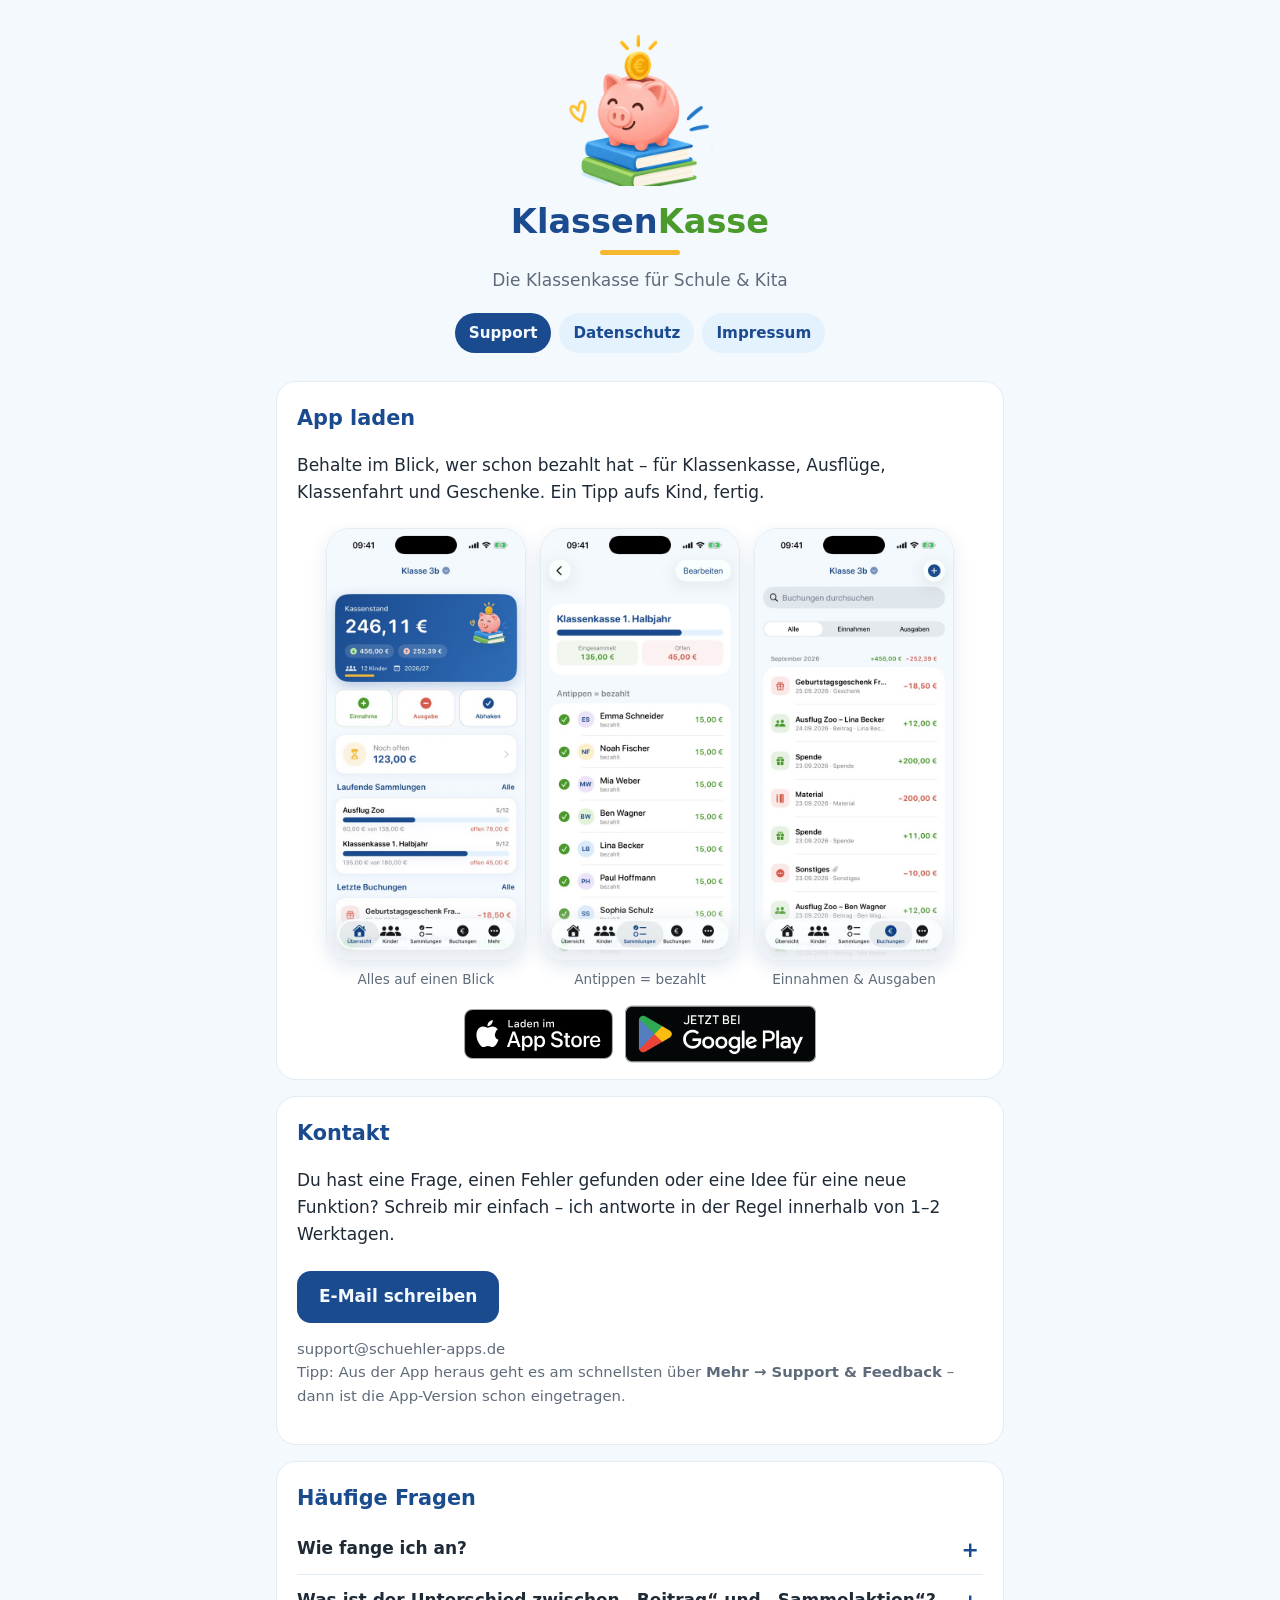
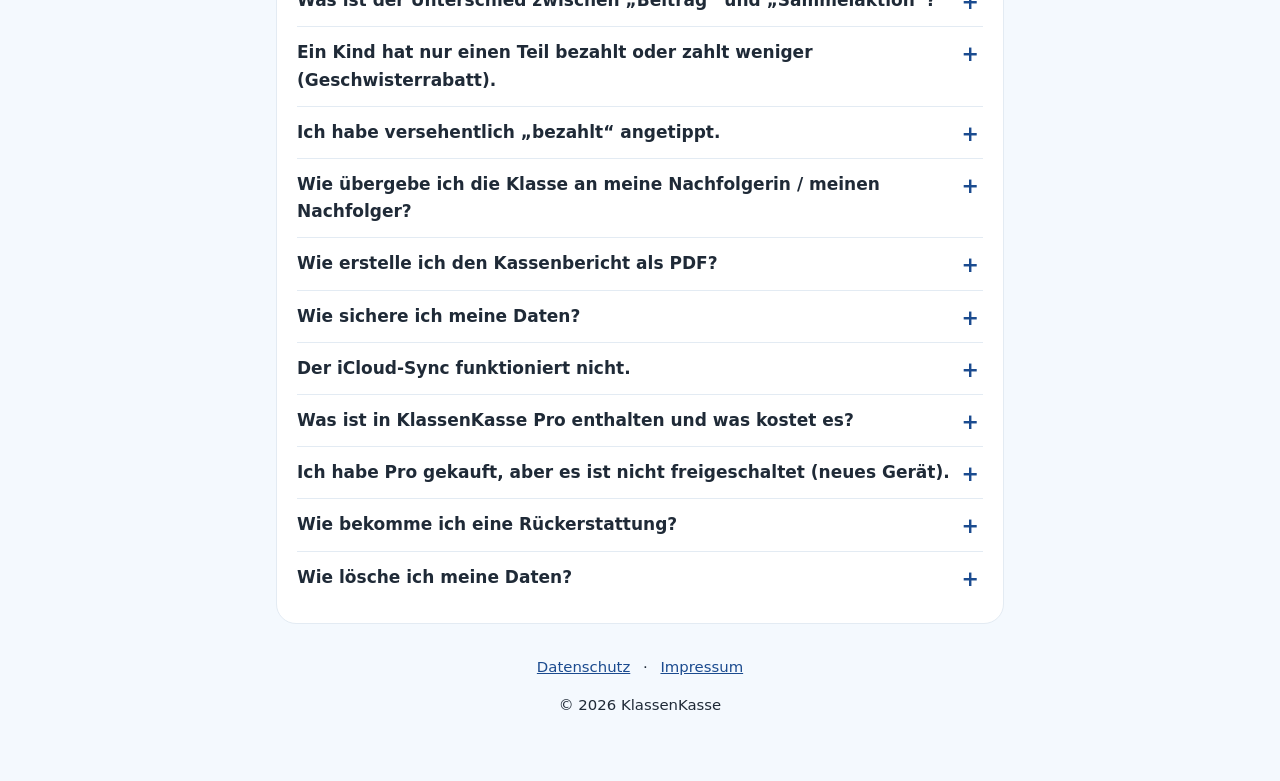
<file: index.html>
<!DOCTYPE html>
<html lang="de">
<head>
  <meta charset="utf-8">
  <meta name="viewport" content="width=device-width, initial-scale=1">
  <title>KlassenKasse – Die Klassenkasse für Schule &amp; Kita</title>
  <meta name="description" content="KlassenKasse – die App für die Klassenkasse in Schule und Kita. Jetzt im App Store und bei Google Play laden. Mit Hilfe und Kontakt.">
  <link rel="icon" href="icon.png">
  <link rel="apple-touch-icon" href="icon.png">
  <link rel="stylesheet" href="style.css">
</head>
<body>
<div class="wrap">
  <header>
    <img src="logo.png" alt="KlassenKasse Sparschwein">
    <h1><span class="a">Klassen</span><span class="b">Kasse</span></h1>
    <div class="underline"></div>
    <p class="lead">Die Klassenkasse für Schule &amp; Kita</p>
    <nav>
      <a href="index.html" aria-current="page">Support</a>
      <a href="datenschutz.html">Datenschutz</a>
      <a href="impressum.html">Impressum</a>
    </nav>
  </header>

  <section class="card download">
    <h2>App laden</h2>
    <p>Behalte im Blick, wer schon bezahlt hat – für Klassenkasse, Ausflüge, Klassenfahrt und Geschenke. Ein Tipp aufs Kind, fertig.</p>
    <div class="shots">
      <figure><img src="screenshots/uebersicht.jpg" alt="Übersicht mit Kassenstand, offenen Beträgen und laufenden Sammlungen" loading="lazy" width="506" height="1100"><figcaption>Alles auf einen Blick</figcaption></figure>
      <figure><img src="screenshots/sammlung.jpg" alt="Sammlung mit Kinderliste – antippen heißt bezahlt" loading="lazy" width="506" height="1100"><figcaption>Antippen = bezahlt</figcaption></figure>
      <figure><img src="screenshots/buchungen.jpg" alt="Liste der Einnahmen und Ausgaben" loading="lazy" width="506" height="1100"><figcaption>Einnahmen &amp; Ausgaben</figcaption></figure>
    </div>
    <div class="stores">
      <a href="https://apps.apple.com/de/app/klassenkasse-eltern-lehrer/id6815326031"><img class="badge-apple" src="appstore-badge.svg" alt="Laden im App Store"></a>
      <a href="https://play.google.com/store/apps/details?id=com.benjaminschuehler.klassenkasse"><img class="badge-google" src="googleplay-badge.png" alt="Jetzt bei Google Play"></a>
    </div>
  </section>

  <section class="card">
    <h2>Kontakt</h2>
    <p>Du hast eine Frage, einen Fehler gefunden oder eine Idee für eine neue Funktion? Schreib mir einfach – ich antworte in der Regel innerhalb von 1–2 Werktagen.</p>
    <a class="button" href="mailto:support@schuehler-apps.de?subject=KlassenKasse%20Support">E-Mail schreiben</a>
    <p class="muted">support@schuehler-apps.de<br>
    Tipp: Aus der App heraus geht es am schnellsten über <strong>Mehr → Support &amp; Feedback</strong> – dann ist die App-Version schon eingetragen.</p>
  </section>

  <section class="card">
    <h2>Häufige Fragen</h2>

    <details>
      <summary>Wie fange ich an?</summary>
      <ol>
        <li>Lege eine Klasse an, z. B. „Klasse 3b“ – optional mit dem Geld, das schon in der Kasse ist.</li>
        <li>Füge unter <strong>Kinder</strong> die Namen hinzu. Mit „Klassenliste einfügen“ geht das für alle auf einmal (ein Name pro Zeile).</li>
        <li>Erstelle unter <strong>Sammlungen</strong> einen Beitrag, z. B. „Klassenkasse 1. Halbjahr – 15 € pro Kind“.</li>
        <li>Tippe ein Kind an, sobald es bezahlt hat. Fertig.</li>
      </ol>
    </details>

    <details>
      <summary>Was ist der Unterschied zwischen „Beitrag“ und „Sammelaktion“?</summary>
      <p>Ein <strong>Beitrag</strong> ist regelmäßiges Geld für die Klassenkasse (z. B. pro Halbjahr). Eine <strong>Sammelaktion</strong> ist für einen bestimmten Zweck, z. B. Ausflug, Klassenfahrt oder ein Geschenk. Beides funktioniert gleich – die Unterscheidung hilft nur bei der Übersicht.</p>
    </details>

    <details>
      <summary>Ein Kind hat nur einen Teil bezahlt oder zahlt weniger (Geschwisterrabatt).</summary>
      <p>Öffne die Sammlung und wische beim Kind nach links:</p>
      <ul>
        <li><strong>Teilbetrag</strong> – bucht eine Teilzahlung, der Rest bleibt offen.</li>
        <li><strong>Betrag</strong> – legt einen eigenen Betrag für dieses Kind fest. 0 € bedeutet „befreit“.</li>
      </ul>
      <p>Nach rechts wischen: <strong>Nimmt nicht teil</strong> (z. B. Kind fährt nicht mit auf den Ausflug).</p>
      <p class="muted">Auf Android findest du diese Optionen über das Menü ⋮ neben dem Namen.</p>
    </details>

    <details>
      <summary>Ich habe versehentlich „bezahlt“ angetippt.</summary>
      <p>Tippe das Kind in der Sammlung noch einmal an und bestätige „Zahlungen löschen“. Alternativ findest du die Zahlung unter <strong>Buchungen</strong> und kannst sie dort löschen.</p>
    </details>

    <details>
      <summary>Wie übergebe ich die Klasse an meine Nachfolgerin / meinen Nachfolger?</summary>
      <ol>
        <li>Gehe auf <strong>Mehr → Diese Klasse exportieren / übergeben</strong>.</li>
        <li>Schicke die Datei (<code>.klassenkasse</code>) per AirDrop, E-Mail oder Messenger.</li>
        <li>Die Empfängerin installiert KlassenKasse, tippt die Datei an und wählt „Mit KlassenKasse öffnen“ – oder in der App <strong>Mehr → Klasse importieren</strong>.</li>
      </ol>
      <p>Übernommen werden alle Kinder, Sammlungen, Buchungen und – falls ausgewählt – die Belegfotos. Das funktioniert auch zwischen iPhone und Android. Der Import ist immer kostenlos.</p>
    </details>

    <details>
      <summary>Wie erstelle ich den Kassenbericht als PDF?</summary>
      <p>Unter <strong>Mehr → Monats- &amp; Jahresübersicht</strong> wählst du Monat, Kalenderjahr oder Schuljahr (1. August bis 31. Juli). Das PDF enthält Anfangs- und Endbestand, alle Buchungen, Summen nach Kategorie, den Stand der Sammlungen, offene Beträge und eine Unterschriftszeile für die Kassenprüfung. Die PDF-Berichte sind Teil von KlassenKasse Pro.</p>
    </details>

    <details>
      <summary>Wie sichere ich meine Daten?</summary>
      <p><strong>Mehr → Komplettsicherung (alle Klassen)</strong> erstellt eine Datei mit allen Klassen. Speichere sie z. B. in der Dateien-App, in iCloud Drive oder schicke sie dir per Mail. Mit <strong>Klasse importieren</strong> kannst du sie jederzeit wiederherstellen.</p>
      <p>Mit KlassenKasse Pro kannst du auf dem iPhone zusätzlich den <strong>iCloud-Sync</strong> einschalten – dann ist die Kasse auf allen Geräten mit deiner Apple-ID aktuell.</p>
    </details>

    <details>
      <summary>Der iCloud-Sync funktioniert nicht.</summary>
      <ul>
        <li>Prüfe in den iPhone-Einstellungen, ob du mit deiner Apple-ID in iCloud angemeldet bist und iCloud Drive aktiv ist.</li>
        <li>Achte darauf, dass auf allen Geräten dieselbe Apple-ID verwendet wird.</li>
        <li>Öffne in der App <strong>Mehr → Synchronisierung</strong> und tippe auf „Jetzt“.</li>
        <li>Der iCloud-Sync ist nur zwischen Apple-Geräten möglich. Zwischen iPhone und Android nutze bitte Export/Import.</li>
      </ul>
    </details>

    <details>
      <summary>Was ist in KlassenKasse Pro enthalten und was kostet es?</summary>
      <p><strong>Kostenlos zum Testen:</strong> alle Funktionen für die ersten 10 Buchungen (Abhaken zählt mit). Export, Import und Übergabe sind immer kostenlos.</p>
      <p><strong>Pro</strong> ist ein <strong>Einmalkauf – kein Abo</strong>: unbegrenzt Buchungen, PDF-Berichte und (auf dem iPhone) iCloud-Sync. Weitere Klassen gibt es einzeln, als Paket „+5 weitere Klassen“ oder als „Unbegrenzte Klassen“ – ebenfalls ohne Abo. Die aktuellen Preise siehst du in der App.</p>
    </details>

    <details>
      <summary>Ich habe Pro gekauft, aber es ist nicht freigeschaltet (neues Gerät).</summary>
      <p>Öffne <strong>Mehr → KlassenKasse Pro</strong> und tippe auf <strong>Kauf wiederherstellen</strong>. Du musst mit derselben Apple-ID bzw. demselben Google-Konto angemeldet sein, mit dem du gekauft hast.</p>
    </details>

    <details>
      <summary>Wie bekomme ich eine Rückerstattung?</summary>
      <p>Käufe werden über Apple bzw. Google abgewickelt. Eine Erstattung kannst du direkt dort anfragen: bei Apple unter <a href="https://reportaproblem.apple.com">reportaproblem.apple.com</a>, bei Google Play in deinem Konto unter „Zahlungen und Abos“.</p>
    </details>

    <details>
      <summary>Wie lösche ich meine Daten?</summary>
      <p>Einzelne Klassen löschst du unter <strong>Mehr → Klasse bearbeiten → Klasse löschen</strong>. Wenn du die App deinstallierst, werden alle Daten auf dem Gerät gelöscht. Daten im iCloud-Sync entfernst du auf dem iPhone unter <em>Einstellungen → [dein Name] → iCloud → Speicher verwalten → KlassenKasse</em>.</p>
    </details>
  </section>

  <footer class="muted">
    <p>
      <a href="datenschutz.html">Datenschutz</a> ·
      <a href="impressum.html">Impressum</a>
    </p>
    <p>© 2026 KlassenKasse</p>
  </footer>
</div>
</body>
</html>
</file>
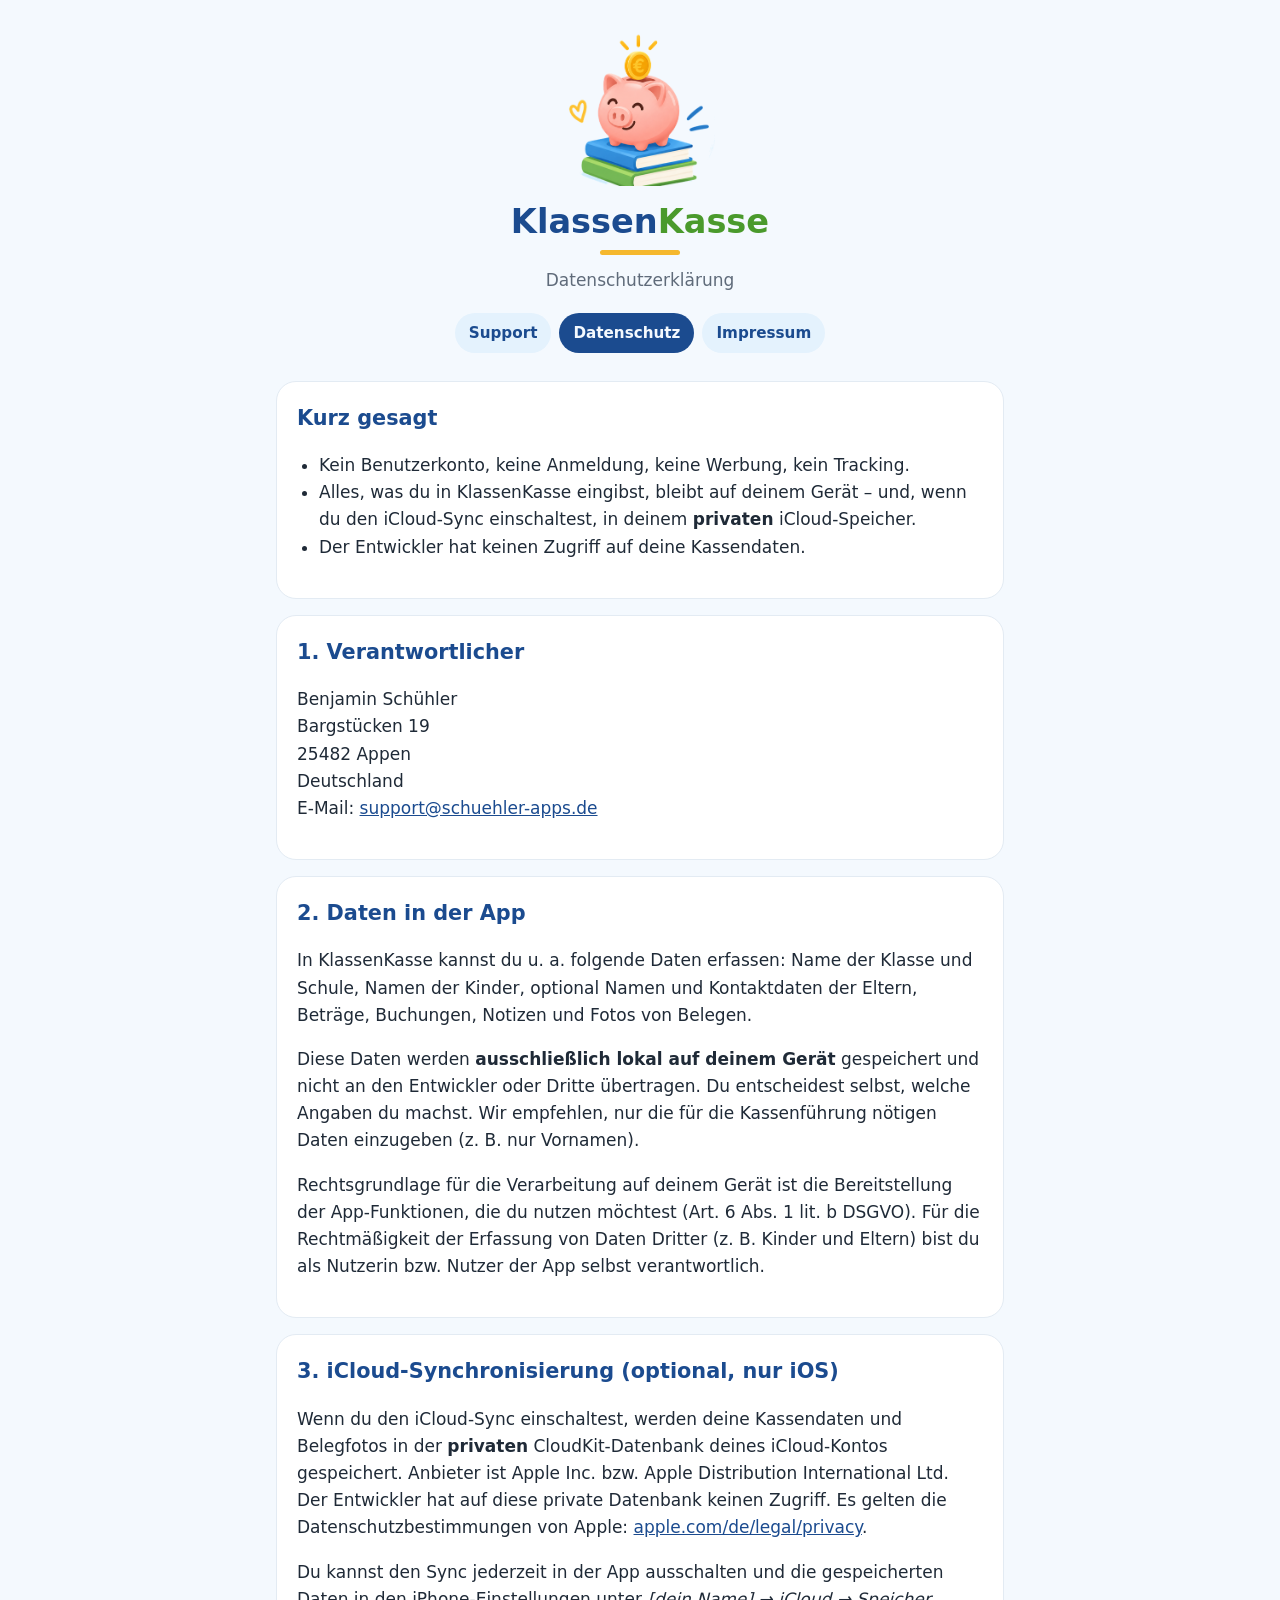
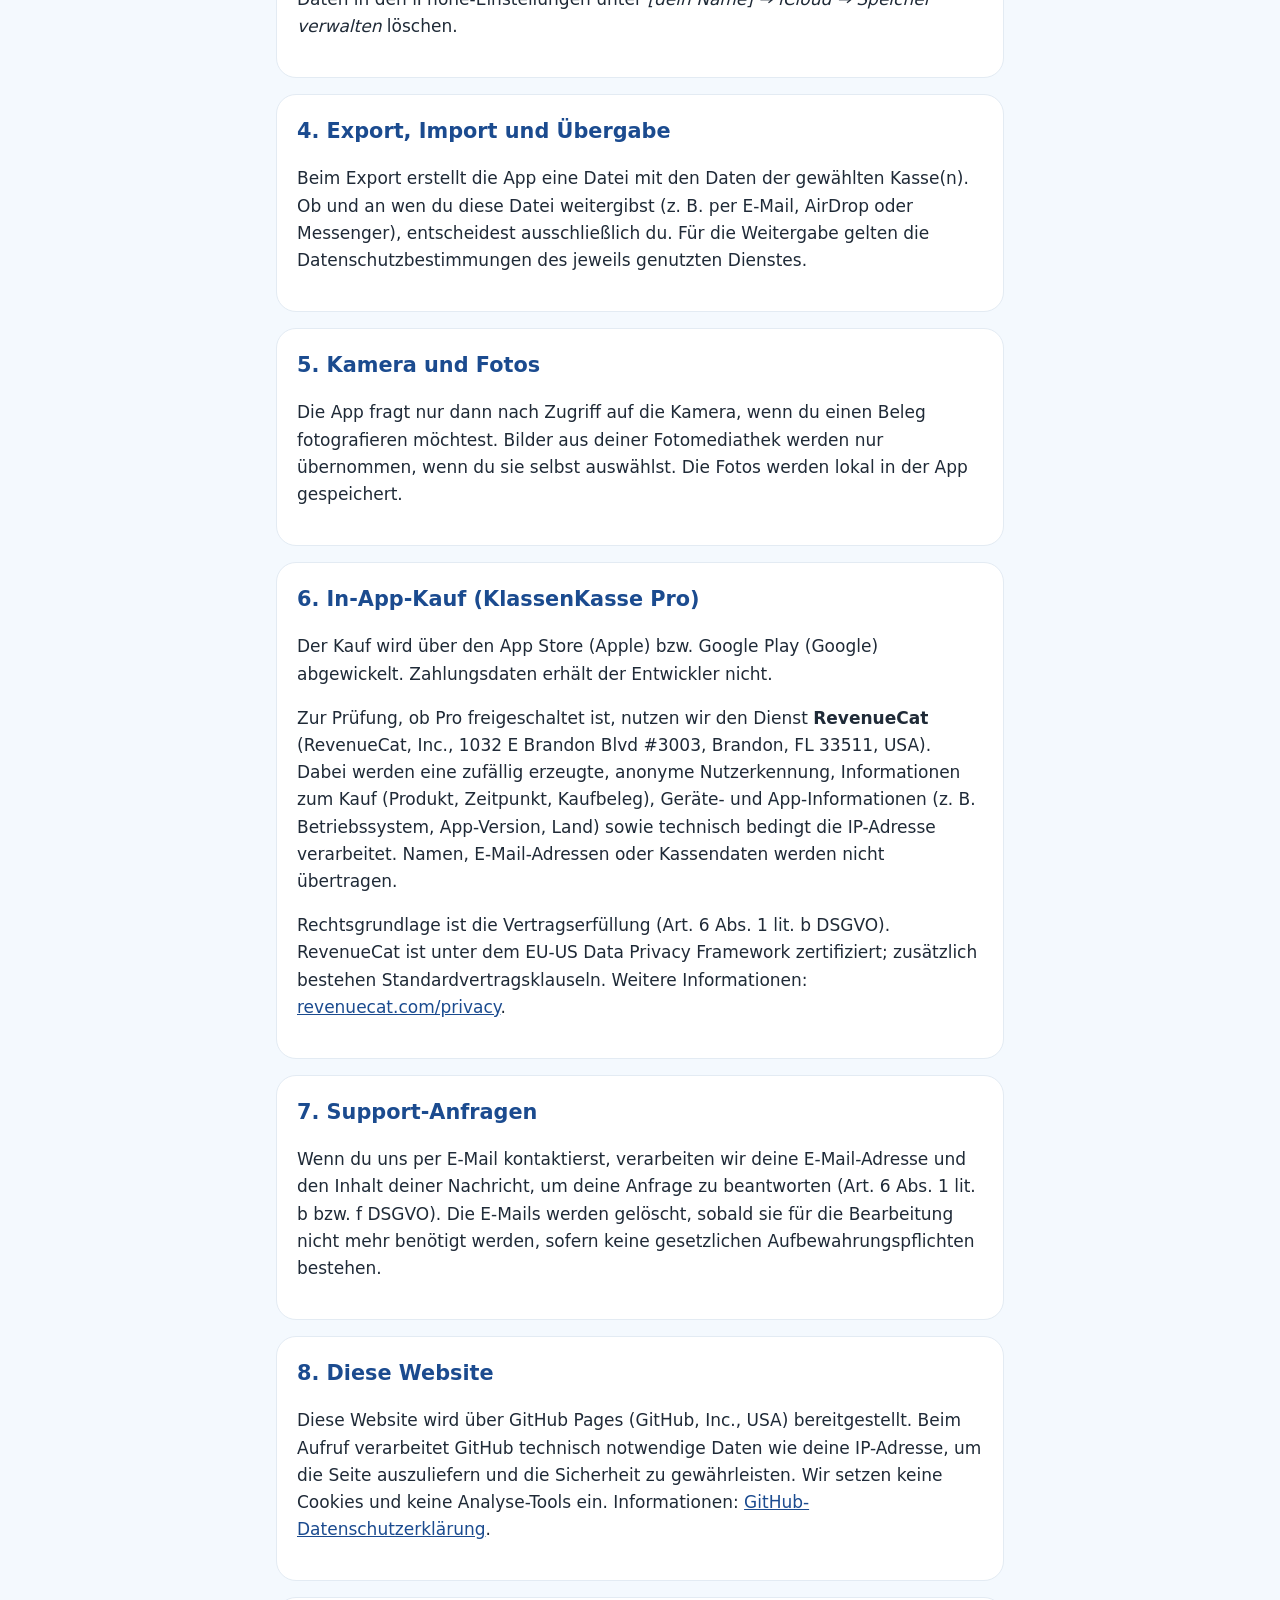
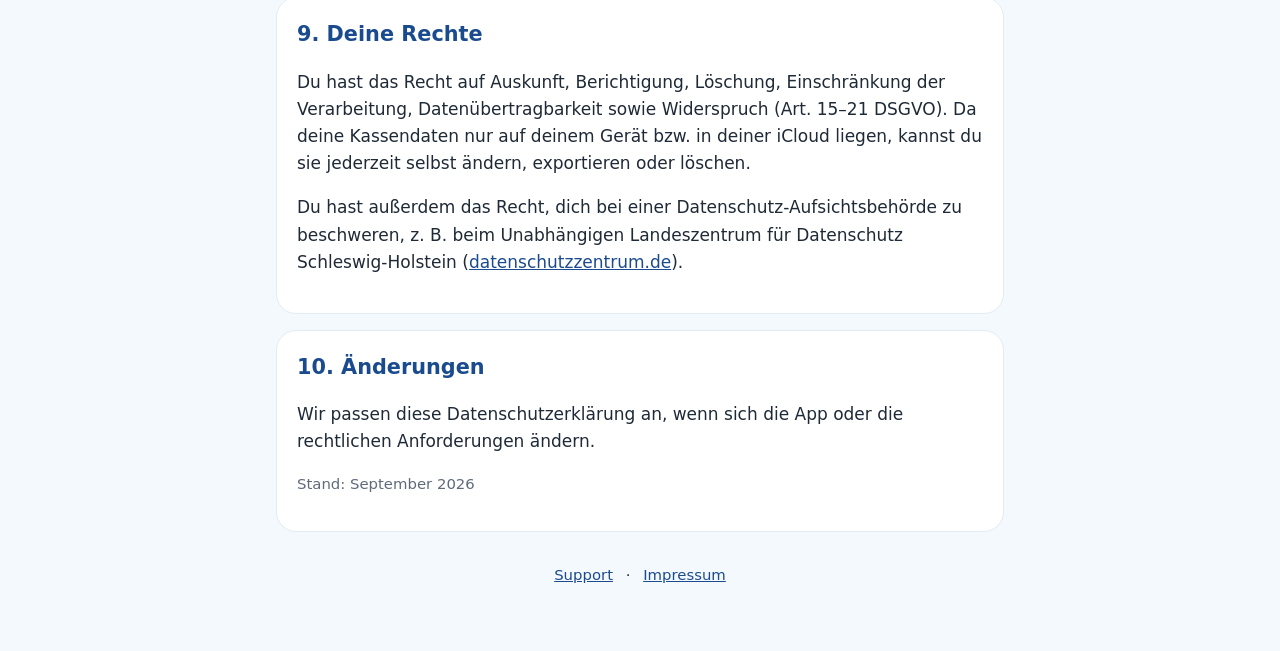
<file: datenschutz.html>
<!DOCTYPE html>
<html lang="de">
<head>
  <meta charset="utf-8">
  <meta name="viewport" content="width=device-width, initial-scale=1">
  <title>KlassenKasse – Datenschutz</title>
  <meta name="description" content="Datenschutzerklärung der App KlassenKasse.">
  <link rel="icon" href="icon.png">
  <link rel="apple-touch-icon" href="icon.png">
  <link rel="stylesheet" href="style.css">
</head>
<body>
<div class="wrap">
  <header>
    <img src="logo.png" alt="KlassenKasse Sparschwein">
    <h1><span class="a">Klassen</span><span class="b">Kasse</span></h1>
    <div class="underline"></div>
    <p class="lead">Datenschutzerklärung</p>
    <nav>
      <a href="index.html">Support</a>
      <a href="datenschutz.html" aria-current="page">Datenschutz</a>
      <a href="impressum.html">Impressum</a>
    </nav>
  </header>

  <section class="card">
    <h2>Kurz gesagt</h2>
    <ul>
      <li>Kein Benutzerkonto, keine Anmeldung, keine Werbung, kein Tracking.</li>
      <li>Alles, was du in KlassenKasse eingibst, bleibt auf deinem Gerät – und, wenn du den iCloud-Sync einschaltest, in deinem <strong>privaten</strong> iCloud-Speicher.</li>
      <li>Der Entwickler hat keinen Zugriff auf deine Kassendaten.</li>
    </ul>
  </section>

  <section class="card">
    <h2>1. Verantwortlicher</h2>
    <p>
      Benjamin Schühler<br>
      Bargstücken 19<br>
      25482 Appen<br>
      Deutschland<br>
      E-Mail: <a href="mailto:support@schuehler-apps.de">support@schuehler-apps.de</a>
    </p>
  </section>

  <section class="card">
    <h2>2. Daten in der App</h2>
    <p>In KlassenKasse kannst du u. a. folgende Daten erfassen: Name der Klasse und Schule, Namen der Kinder, optional Namen und Kontaktdaten der Eltern, Beträge, Buchungen, Notizen und Fotos von Belegen.</p>
    <p>Diese Daten werden <strong>ausschließlich lokal auf deinem Gerät</strong> gespeichert und nicht an den Entwickler oder Dritte übertragen. Du entscheidest selbst, welche Angaben du machst. Wir empfehlen, nur die für die Kassenführung nötigen Daten einzugeben (z. B. nur Vornamen).</p>
    <p>Rechtsgrundlage für die Verarbeitung auf deinem Gerät ist die Bereitstellung der App-Funktionen, die du nutzen möchtest (Art. 6 Abs. 1 lit. b DSGVO). Für die Rechtmäßigkeit der Erfassung von Daten Dritter (z. B. Kinder und Eltern) bist du als Nutzerin bzw. Nutzer der App selbst verantwortlich.</p>
  </section>

  <section class="card">
    <h2>3. iCloud-Synchronisierung (optional, nur iOS)</h2>
    <p>Wenn du den iCloud-Sync einschaltest, werden deine Kassendaten und Belegfotos in der <strong>privaten</strong> CloudKit-Datenbank deines iCloud-Kontos gespeichert. Anbieter ist Apple Inc. bzw. Apple Distribution International Ltd. Der Entwickler hat auf diese private Datenbank keinen Zugriff. Es gelten die Datenschutzbestimmungen von Apple: <a href="https://www.apple.com/de/legal/privacy/">apple.com/de/legal/privacy</a>.</p>
    <p>Du kannst den Sync jederzeit in der App ausschalten und die gespeicherten Daten in den iPhone-Einstellungen unter <em>[dein Name] → iCloud → Speicher verwalten</em> löschen.</p>
  </section>

  <section class="card">
    <h2>4. Export, Import und Übergabe</h2>
    <p>Beim Export erstellt die App eine Datei mit den Daten der gewählten Kasse(n). Ob und an wen du diese Datei weitergibst (z. B. per E-Mail, AirDrop oder Messenger), entscheidest ausschließlich du. Für die Weitergabe gelten die Datenschutzbestimmungen des jeweils genutzten Dienstes.</p>
  </section>

  <section class="card">
    <h2>5. Kamera und Fotos</h2>
    <p>Die App fragt nur dann nach Zugriff auf die Kamera, wenn du einen Beleg fotografieren möchtest. Bilder aus deiner Fotomediathek werden nur übernommen, wenn du sie selbst auswählst. Die Fotos werden lokal in der App gespeichert.</p>
  </section>

  <section class="card">
    <h2>6. In-App-Kauf (KlassenKasse Pro)</h2>
    <p>Der Kauf wird über den App Store (Apple) bzw. Google Play (Google) abgewickelt. Zahlungsdaten erhält der Entwickler nicht.</p>
    <p>Zur Prüfung, ob Pro freigeschaltet ist, nutzen wir den Dienst <strong>RevenueCat</strong> (RevenueCat, Inc., 1032 E Brandon Blvd #3003, Brandon, FL 33511, USA). Dabei werden eine zufällig erzeugte, anonyme Nutzerkennung, Informationen zum Kauf (Produkt, Zeitpunkt, Kaufbeleg), Geräte- und App-Informationen (z. B. Betriebssystem, App-Version, Land) sowie technisch bedingt die IP-Adresse verarbeitet. Namen, E-Mail-Adressen oder Kassendaten werden nicht übertragen.</p>
    <p>Rechtsgrundlage ist die Vertragserfüllung (Art. 6 Abs. 1 lit. b DSGVO). RevenueCat ist unter dem EU-US Data Privacy Framework zertifiziert; zusätzlich bestehen Standardvertragsklauseln. Weitere Informationen: <a href="https://www.revenuecat.com/privacy">revenuecat.com/privacy</a>.</p>
  </section>

  <section class="card">
    <h2>7. Support-Anfragen</h2>
    <p>Wenn du uns per E-Mail kontaktierst, verarbeiten wir deine E-Mail-Adresse und den Inhalt deiner Nachricht, um deine Anfrage zu beantworten (Art. 6 Abs. 1 lit. b bzw. f DSGVO). Die E-Mails werden gelöscht, sobald sie für die Bearbeitung nicht mehr benötigt werden, sofern keine gesetzlichen Aufbewahrungspflichten bestehen.</p>
  </section>

  <section class="card">
    <h2>8. Diese Website</h2>
    <p>Diese Website wird über GitHub Pages (GitHub, Inc., USA) bereitgestellt. Beim Aufruf verarbeitet GitHub technisch notwendige Daten wie deine IP-Adresse, um die Seite auszuliefern und die Sicherheit zu gewährleisten. Wir setzen keine Cookies und keine Analyse-Tools ein. Informationen: <a href="https://docs.github.com/de/site-policy/privacy-policies/github-general-privacy-statement">GitHub-Datenschutzerklärung</a>.</p>
  </section>

  <section class="card">
    <h2>9. Deine Rechte</h2>
    <p>Du hast das Recht auf Auskunft, Berichtigung, Löschung, Einschränkung der Verarbeitung, Datenübertragbarkeit sowie Widerspruch (Art. 15–21 DSGVO). Da deine Kassendaten nur auf deinem Gerät bzw. in deiner iCloud liegen, kannst du sie jederzeit selbst ändern, exportieren oder löschen.</p>
    <p>Du hast außerdem das Recht, dich bei einer Datenschutz-Aufsichtsbehörde zu beschweren, z. B. beim Unabhängigen Landeszentrum für Datenschutz Schleswig-Holstein (<a href="https://www.datenschutzzentrum.de">datenschutzzentrum.de</a>).</p>
  </section>

  <section class="card">
    <h2>10. Änderungen</h2>
    <p>Wir passen diese Datenschutzerklärung an, wenn sich die App oder die rechtlichen Anforderungen ändern.</p>
    <p class="muted">Stand: September 2026</p>
  </section>

  <footer class="muted">
    <p><a href="index.html">Support</a> · <a href="impressum.html">Impressum</a></p>
  </footer>
</div>
</body>
</html>
</file>
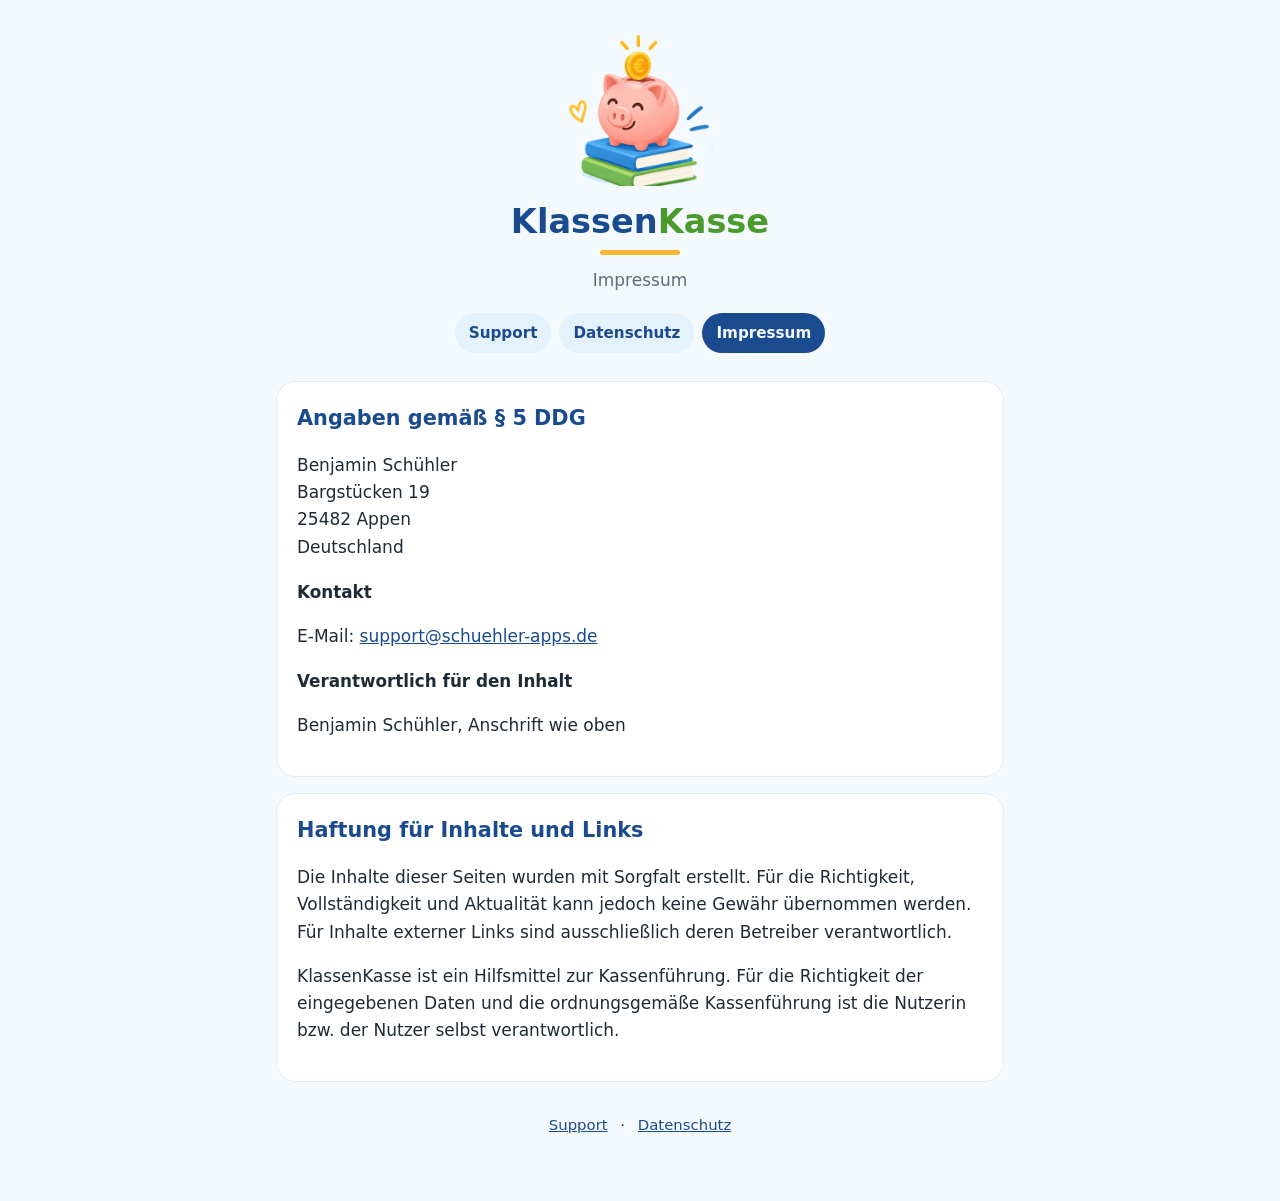
<file: impressum.html>
<!DOCTYPE html>
<html lang="de">
<head>
  <meta charset="utf-8">
  <meta name="viewport" content="width=device-width, initial-scale=1">
  <title>KlassenKasse – Impressum</title>
  <link rel="icon" href="icon.png">
  <link rel="apple-touch-icon" href="icon.png">
  <link rel="stylesheet" href="style.css">
</head>
<body>
<div class="wrap">
  <header>
    <img src="logo.png" alt="KlassenKasse Sparschwein">
    <h1><span class="a">Klassen</span><span class="b">Kasse</span></h1>
    <div class="underline"></div>
    <p class="lead">Impressum</p>
    <nav>
      <a href="index.html">Support</a>
      <a href="datenschutz.html">Datenschutz</a>
      <a href="impressum.html" aria-current="page">Impressum</a>
    </nav>
  </header>

  <section class="card">
    <h2>Angaben gemäß § 5 DDG</h2>
    <p>
      Benjamin Schühler<br>
      Bargstücken 19<br>
      25482 Appen<br>
      Deutschland
      
    </p>
    <h3>Kontakt</h3>
    <p>E-Mail: <a href="mailto:support@schuehler-apps.de">support@schuehler-apps.de</a></p>
    <h3>Verantwortlich für den Inhalt</h3>
    <p>Benjamin Schühler, Anschrift wie oben</p>
  </section>

  <section class="card">
    <h2>Haftung für Inhalte und Links</h2>
    <p>Die Inhalte dieser Seiten wurden mit Sorgfalt erstellt. Für die Richtigkeit, Vollständigkeit und Aktualität kann jedoch keine Gewähr übernommen werden. Für Inhalte externer Links sind ausschließlich deren Betreiber verantwortlich.</p>
    <p>KlassenKasse ist ein Hilfsmittel zur Kassenführung. Für die Richtigkeit der eingegebenen Daten und die ordnungsgemäße Kassenführung ist die Nutzerin bzw. der Nutzer selbst verantwortlich.</p>
  </section>

  <footer class="muted">
    <p><a href="index.html">Support</a> · <a href="datenschutz.html">Datenschutz</a></p>
  </footer>
</div>
</body>
</html>
</file>
<file: style.css>
:root {
  --navy: #1B4B8F;
  --green: #4A9A2C;
  --yellow: #F5B82E;
  --coral: #D9594A;
  --sky: #E4F2FD;
  --bg: #F4F9FE;
  --card: #FFFFFF;
  --line: #E3EBF3;
  --text: #1F2A37;
  --muted: #5F6B7A;
}
@media (prefers-color-scheme: dark) {
  :root {
    --navy: #8DB6F2;
    --green: #7DCB5C;
    --yellow: #F7C94F;
    --coral: #F28C7A;
    --sky: #1C2E45;
    --bg: #0E1520;
    --card: #182233;
    --line: #2A3747;
    --text: #E8EEF5;
    --muted: #9AA8B8;
  }
}
* { box-sizing: border-box; }
html { -webkit-text-size-adjust: 100%; }
body {
  margin: 0;
  background: var(--bg);
  color: var(--text);
  font-family: ui-rounded, "SF Pro Rounded", system-ui, -apple-system, "Segoe UI", Roboto, sans-serif;
  line-height: 1.6;
  font-size: 17px;
}
.wrap { max-width: 760px; margin: 0 auto; padding: 32px 16px 48px; }
header { text-align: center; margin-bottom: 28px; }
header img { width: 150px; height: auto; }
h1 { font-size: 2.1rem; margin: 8px 0 4px; line-height: 1.2; }
h1 .a { color: var(--navy); }
h1 .b { color: var(--green); }
.underline { width: 80px; height: 5px; border-radius: 3px; background: var(--yellow); margin: 8px auto 12px; }
.lead { color: var(--muted); margin: 0; }
nav { display: flex; gap: 8px; justify-content: center; flex-wrap: wrap; margin-top: 18px; }
nav a {
  text-decoration: none; color: var(--navy); font-weight: 600; font-size: 0.95rem;
  padding: 8px 14px; border-radius: 999px; background: var(--sky);
}
nav a[aria-current="page"] { background: var(--navy); color: var(--bg); }
.card {
  background: var(--card); border: 1px solid var(--line); border-radius: 20px;
  padding: 20px; margin: 16px 0;
}
h2 { color: var(--navy); font-size: 1.3rem; margin: 0 0 8px; }
h3 { font-size: 1.05rem; margin: 18px 0 4px; }
p, li { color: var(--text); }
.muted { color: var(--muted); font-size: 0.93rem; }
a { color: var(--navy); }
.button {
  display: inline-block; text-decoration: none; background: var(--navy); color: var(--bg);
  font-weight: 700; padding: 12px 22px; border-radius: 14px; margin-top: 6px;
}
details { border-top: 1px solid var(--line); padding: 12px 0; }
details:first-of-type { border-top: 0; }
summary { cursor: pointer; font-weight: 600; list-style: none; position: relative; padding-right: 28px; }
summary::-webkit-details-marker { display: none; }
summary::after { content: "+"; position: absolute; right: 4px; top: -1px; color: var(--navy); font-size: 1.3rem; }
details[open] summary::after { content: "–"; }
details p, details ol, details ul { margin: 8px 0 0; }
ol, ul { padding-left: 22px; }
footer { text-align: center; margin-top: 32px; }
footer a { margin: 0 8px; }
.stores { display: flex; gap: 12px; flex-wrap: wrap; align-items: center; justify-content: center; margin-top: 8px; }
.stores a, .stores .soon { display: flex; flex-direction: column; align-items: center; }
.badge-apple { height: 50px; width: auto; display: block; }
/* Google-Abzeichen hat eigenen transparenten Rand, deshalb größer */
.badge-google { height: 74px; width: auto; display: block; margin: -12px 0; }
.soon { position: relative; }
.soon img { filter: grayscale(1); opacity: 0.45; }
.soon small { color: var(--muted); font-size: 0.8rem; margin-top: 2px; }
/* Screenshots: nebeneinander, auf schmalen Bildschirmen seitlich wischbar */
.shots { display: flex; gap: 14px; justify-content: center; margin: 18px 0 10px; overflow-x: auto; scroll-snap-type: x mandatory; padding: 4px 4px 8px; }
.shots figure { margin: 0; flex: 0 0 auto; width: 200px; scroll-snap-align: center; text-align: center; }
.shots img { width: 100%; height: auto; display: block; border-radius: 24px; border: 1px solid var(--line); box-shadow: 0 6px 18px rgba(27, 75, 143, 0.12); }
.shots figcaption { color: var(--muted); font-size: 0.85rem; margin-top: 8px; }
@media (max-width: 680px) { .shots { justify-content: flex-start; } .shots figure { width: 62%; } }
</file>
